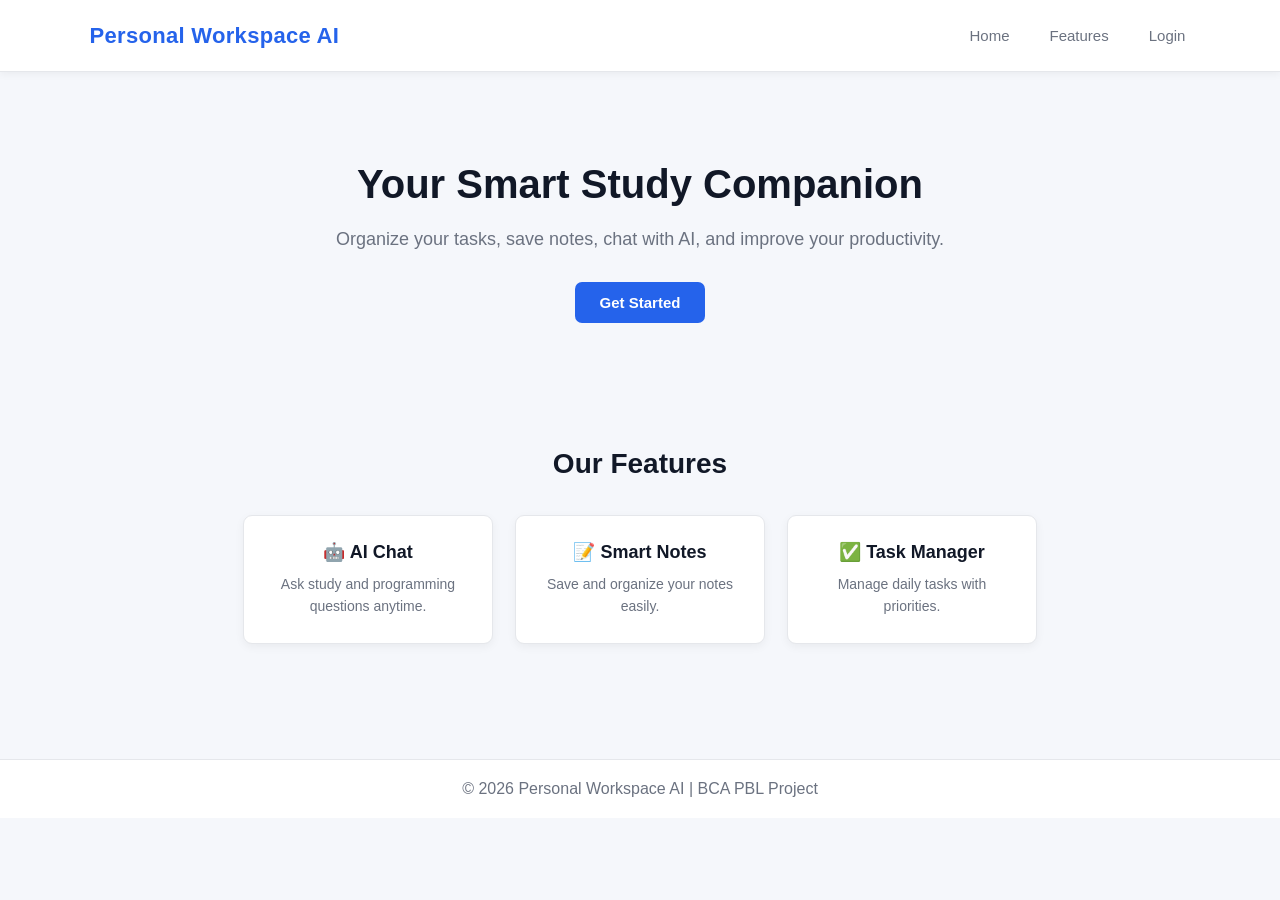
<file: frontend/index.html>
<!DOCTYPE html>
<html lang="en">

<head>
    <meta charset="UTF-8">
    <meta name="viewport" content="width=device-width, initial-scale=1.0">

    <title>Personal Workspace AI</title>

    <!-- Connect CSS File -->
    <link rel="stylesheet" href="css/style.css">
    <link rel="stylesheet" href="css/home.css">
</head>

<body>

    <!-- Navigation -->
<nav>
    <h2>Personal Workspace AI</h2>

    <ul>
        <li><a href="#">Home</a></li>
        <li><a href="#">Features</a></li>
        <li><a href="#">Login</a></li>
    </ul>
</nav>

<!-- Hero Section -->
<section class="hero">

    <h2>Your Smart Study Companion</h2>

    <p>
        Organize your tasks, save notes, chat with AI,
        and improve your productivity.
    </p>

    <a href="pages/dashboard.html" class="btn">Get Started</a>

</section>

<!-- Features Section -->
<section class="features">

    <h2>Our Features</h2>

    <div class="cards">

        <div class="card">
            <h3>🤖 AI Chat</h3>
            <p>Ask study and programming questions anytime.</p>
        </div>

        <div class="card">
            <h3>📝 Smart Notes</h3>
            <p>Save and organize your notes easily.</p>
        </div>

        <div class="card">
            <h3>✅ Task Manager</h3>
            <p>Manage daily tasks with priorities.</p>
        </div>

    </div>

</section>

<!-- Footer -->
<footer>
    <p>© 2026 Personal Workspace AI | BCA PBL Project</p>
</footer>

</body>

</html>
</file>
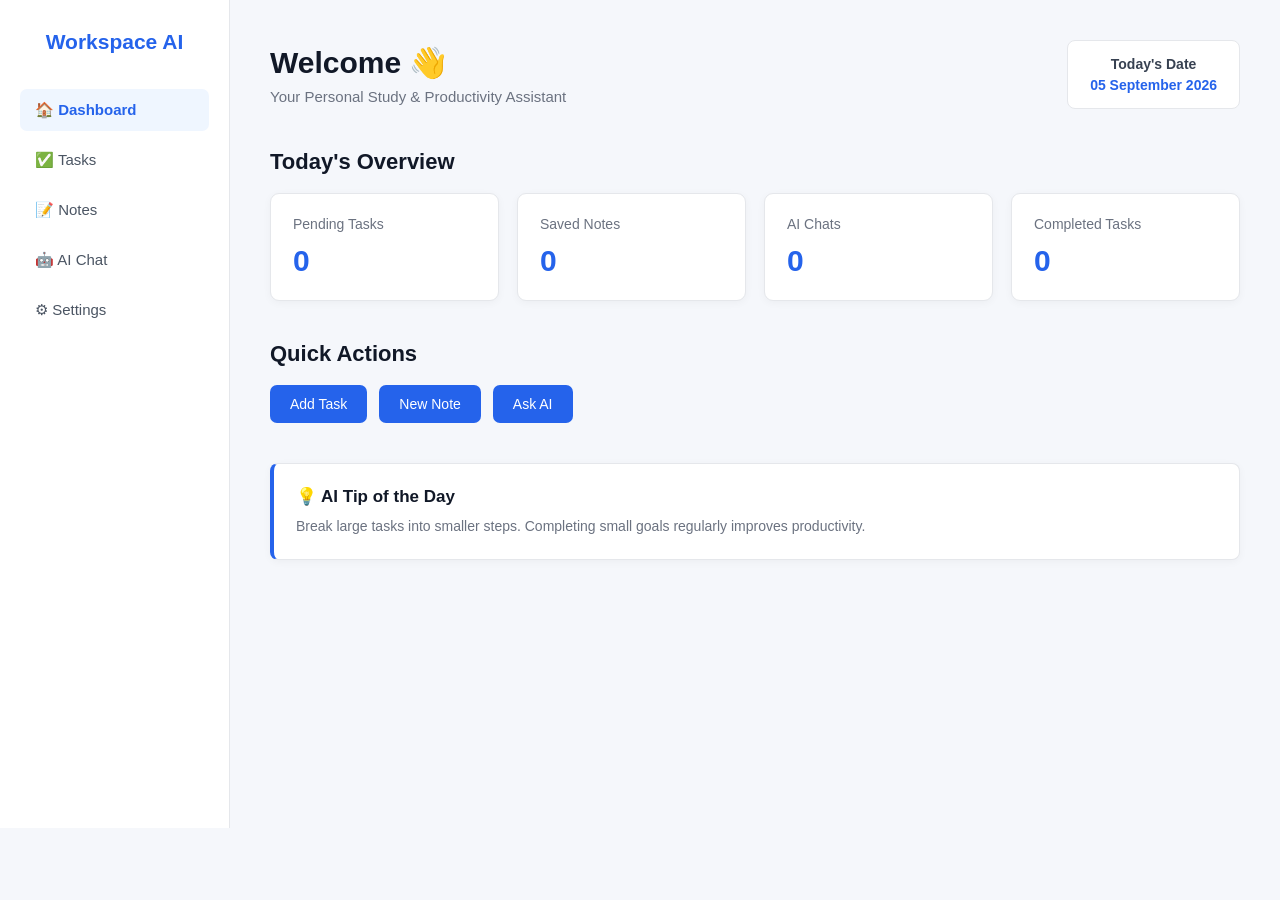
<file: frontend/pages/dashboard.html>
<!DOCTYPE html>
<html lang="en">

<head>
    <meta charset="UTF-8">
    <meta name="viewport" content="width=device-width, initial-scale=1.0">
    <title>Dashboard | Personal Workspace AI</title>

    <link rel="stylesheet" href="../css/style.css">
    <link rel="stylesheet" href="../css/dashboard.css">
</head>

<body>

<div class="dashboard">

    <!-- Sidebar -->
    <div class="sidebar">

        <h2>Workspace AI</h2>

        <ul>
            <li>🏠 Dashboard</li>
            <li>✅ Tasks</li>
            <li>📝 Notes</li>
            <li>🤖 AI Chat</li>
            <li>⚙ Settings</li>
        </ul>

    </div>

    <!-- Main Content -->

    <div class="main">

        <div class="top-bar">

            <div>
                <h1>Welcome 👋</h1>
                <p>Your Personal Study & Productivity Assistant</p>
            </div>

            <div class="date-box">
                <h3>Today's Date</h3>
                <p>05 September 2026</p>
            </div>

        </div>

        <!-- Overview -->

        <h2 class="section-title">Today's Overview</h2>

        <div class="dashboard-cards">

            <div class="dashboard-card">
                <h3>Pending Tasks</h3>
                <h1>0</h1>
            </div>

            <div class="dashboard-card">
                <h3>Saved Notes</h3>
                <h1>0</h1>
            </div>

            <div class="dashboard-card">
                <h3>AI Chats</h3>
                <h1>0</h1>
            </div>

            <div class="dashboard-card">
                <h3>Completed Tasks</h3>
                <h1>0</h1>
            </div>

        </div>

        <!-- Quick Actions -->

        <h2 class="section-title">Quick Actions</h2>

        <div class="actions">

            <button>Add Task</button>

            <button>New Note</button>

            <button>Ask AI</button>

        </div>

        <!-- AI Tip -->

        <div class="tip">

            <h3>💡 AI Tip of the Day</h3>

            <p>
                Break large tasks into smaller steps.
                Completing small goals regularly improves productivity.
            </p>

        </div>

    </div>

</div>

</body>

</html>
</file>
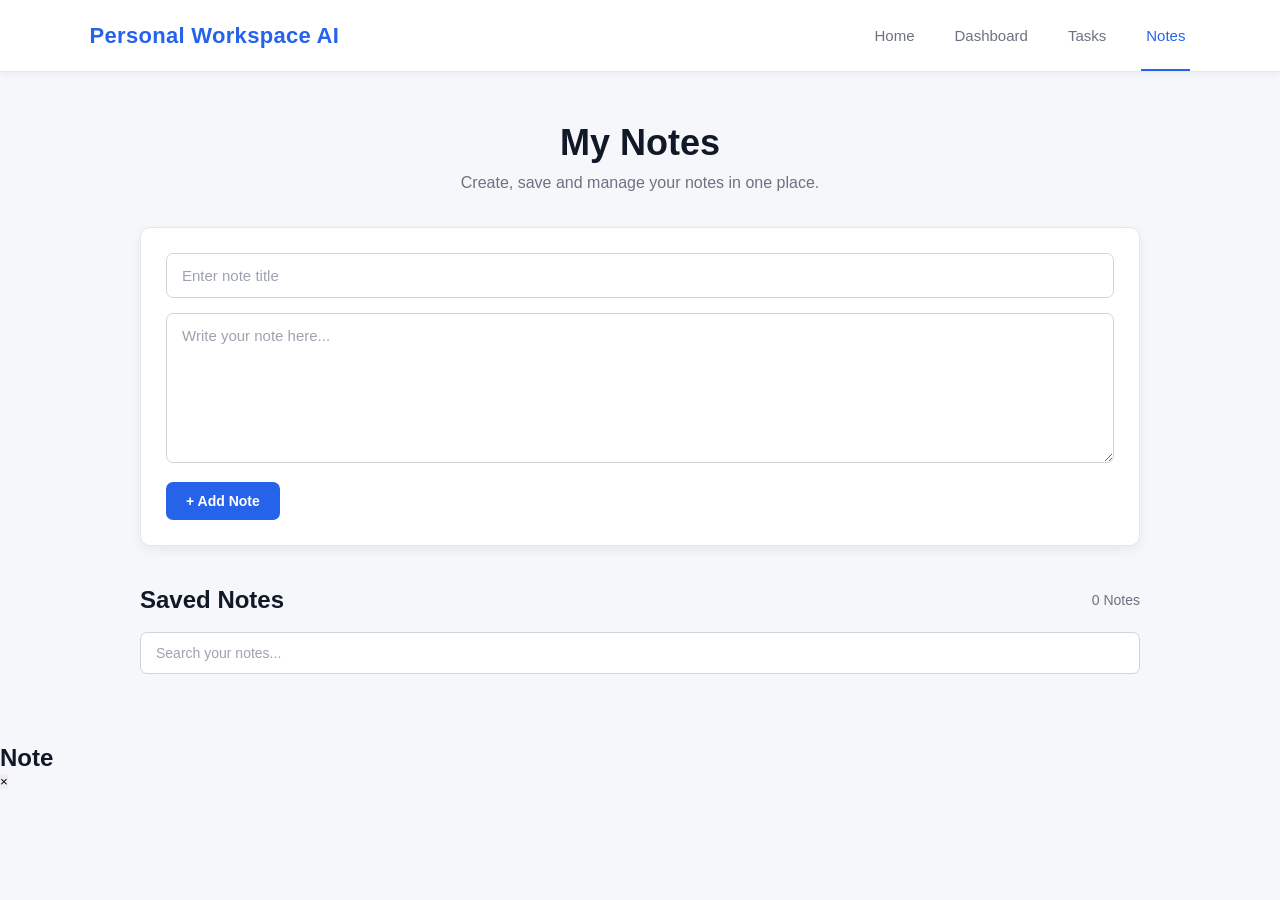
<file: frontend/pages/notes.html>
<!DOCTYPE html>
<html lang="en">

<head>
    <meta charset="UTF-8">
    <meta name="viewport" content="width=device-width, initial-scale=1.0">

    <title>Notes | Personal Workspace AI</title>

    <!-- Main CSS -->
    <link rel="stylesheet" href="../css/style.css">

    <!-- Notes CSS -->
    <link rel="stylesheet" href="../css/notes.css">
</head>

<body>

    <!-- Navigation -->
    <nav>

        <h2>Personal Workspace AI</h2>

        <ul>
            <li>
                <a href="index.html">Home</a>
            </li>

            <li>
                <a href="dashboard.html">Dashboard</a>
            </li>

            <li>
                <a href="tasks.html">Tasks</a>
            </li>

            <li>
                <a href="notes.html" class="active">Notes</a>
            </li>
        </ul>

    </nav>


    <!-- Main Notes Page -->
    <main class="notes-page">

        <!-- Page Header -->
        <div class="notes-header">

            <h1>My Notes</h1>

            <p>
                Create, save and manage your notes in one place.
            </p>

        </div>


        <!-- Add Note Box -->
        <div class="note-form">

            <input
                type="text"
                id="noteTitle"
                placeholder="Enter note title"
            >

            <textarea
                id="noteContent"
                placeholder="Write your note here..."
            ></textarea>

            <button
                class="add-note-btn"
                onclick="addNote()"
            >
                + Add Note
            </button>

        </div>


        <!-- Saved Notes -->
        <section class="saved-notes">

            <div class="section-title">

    <h2>Saved Notes</h2>

    <span class="note-count" id="noteCount">
        0 Notes
    </span>

</div>

<!-- Search Notes -->
<div class="search-notes">

    <input
        type="text"
        id="searchInput"
        placeholder="Search your notes..."
        oninput="searchNotes()"
    >

</div>


            <!-- Notes will appear here -->
            <div id="notesList">

                <!-- JavaScript will add notes here -->

            </div>

        </section>

    </main>
    
    <!-- Note Modal -->

<div id="noteModal" class="note-modal">

    <div class="note-modal-content">

        <div class="note-modal-header">

            <h2 id="modalTitle">
                Note
            </h2>

            <button
                class="close-modal-btn"
                onclick="closeNote()"
            >
                ×
            </button>

        </div>


        <div class="note-modal-body">

            <p id="modalContent"></p>

        </div>

    </div>

 </div>

    <!-- JavaScript -->
    <script src="../js/notes.js"></script>

</body>

</html>
</file>
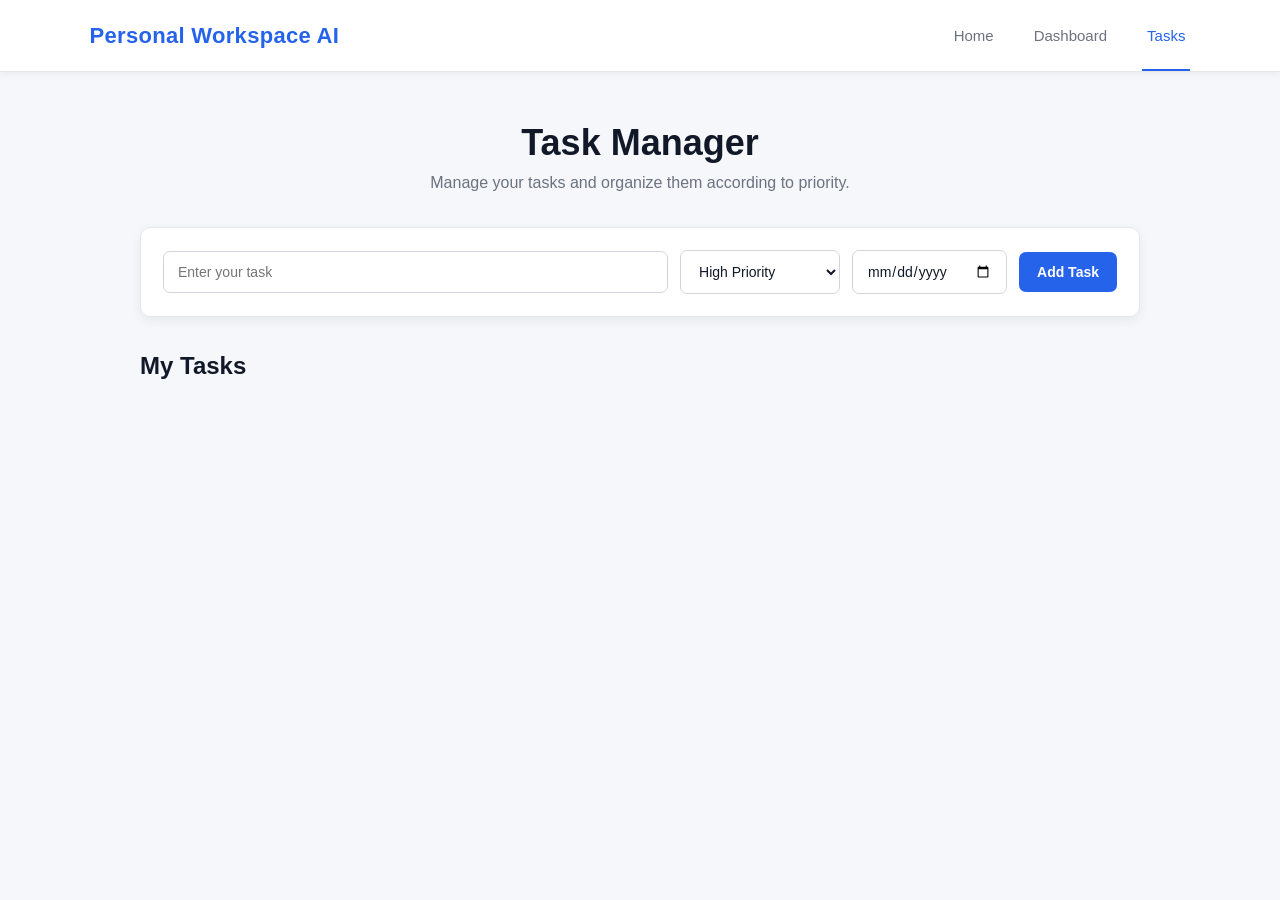
<file: frontend/pages/tasks.html>
<!DOCTYPE html>
<html lang="en">

<head>
    <meta charset="UTF-8">
    <meta name="viewport" content="width=device-width, initial-scale=1.0">

    <title>Tasks | Personal Workspace AI</title>

    <!-- Main CSS -->
    <link rel="stylesheet" href="../css/style.css">

    <!-- Task Page CSS -->
    <link rel="stylesheet" href="../css/tasks.css">
</head>

<body>

    <!-- Navigation -->
    <nav>

        <h2>Personal Workspace AI</h2>

        <ul>
            <li>
                <a href="index.html">Home</a>
            </li>

            <li>
                <a href="dashboard.html">Dashboard</a>
            </li>

            <li>
                <a href="tasks.html" class="active">Tasks</a>
            </li>
        </ul>

    </nav>


    <!-- Main Task Page -->
    <main class="task-page">


        <!-- Page Header -->
        <div class="task-header">

            <h1>Task Manager</h1>

            <p>
                Manage your tasks and organize them according to priority.
            </p>

        </div>


        <!-- Add Task Form -->
        <div class="task-form">

            <input
                type="text"
                id="taskInput"
                placeholder="Enter your task"
            >


            <select id="priorityInput">

                <option value="High">
                    High Priority
                </option>

                <option value="Medium">
                    Medium Priority
                </option>

                <option value="Low">
                    Low Priority
                </option>

            </select>


            <input
                type="date"
                id="deadlineInput"
            >


            <button
                class="add-task-btn"
                onclick="addTask()"
            >
                Add Task
            </button>

        </div>


        <!-- Tasks Section -->
        <section class="task-section">

            <h2 class="tasks-heading">
                My Tasks
            </h2>


            <!-- Tasks will be displayed here -->
            <div id="taskList">

                <!-- JavaScript will add tasks here -->

            </div>

        </section>


    </main>


    <!-- JavaScript -->
    <script src="../js/tasks.js"></script>

</body>

</html>
</file>
<file: frontend/css/style.css>
/* ================================
   GLOBAL RESET
================================ */

* {
    margin: 0;
    padding: 0;
    box-sizing: border-box;
}


/* ================================
   BODY
================================ */

body {
    font-family: Arial, sans-serif;

    background: #f5f7fb;

    color: #111827;

    min-height: 100vh;
}


/* ================================
   NAVIGATION
================================ */

nav {
    height: 72px;

    padding: 0 7%;

    display: flex;

    align-items: center;

    justify-content: space-between;

    background: #ffffff;

    border-bottom: 1px solid #e5e7eb;

    box-shadow: 0 2px 8px rgba(0, 0, 0, 0.05);
}


/* Website Name */

nav h2 {
    font-size: 22px;

    color: #2563eb;

    letter-spacing: 0.3px;
}


/* Navigation List */

nav ul {
    list-style: none;

    display: flex;

    gap: 30px;
}


/* Navigation Links */

nav ul li a {
    text-decoration: none;

    color: #6b7280;

    font-size: 15px;

    padding: 25px 5px;

    transition: 0.2s;
}


/* Hover */

nav ul li a:hover {
    color: #2563eb;
}


/* Active Page */

nav ul li a.active {
    color: #2563eb;

    border-bottom: 2px solid #2563eb;
}


/* ================================
   COMMON BUTTON
================================ */

button {
    border: none;

    cursor: pointer;

    font-family: inherit;
}


/* Don't force movement on every button */

button:hover {
    transition: 0.2s;
}


/* ================================
   INPUTS
================================ */

input,
textarea,
select {
    font-family: inherit;
}


/* ================================
   SCROLLBAR
================================ */

::-webkit-scrollbar {
    width: 8px;
}

::-webkit-scrollbar-track {
    background: #f5f7fb;
}

::-webkit-scrollbar-thumb {
    background: #cbd5e1;

    border-radius: 10px;
}

::-webkit-scrollbar-thumb:hover {
    background: #2563eb;
}


/* ================================
   MOBILE NAVIGATION
================================ */

@media (max-width: 700px) {

    nav {
        height: auto;

        padding: 18px 5%;

        flex-direction: column;

        gap: 15px;
    }

    nav ul {
        gap: 18px;

        flex-wrap: wrap;

        justify-content: center;
    }

    nav ul li a {
        padding: 5px;
    }
}
</file>
<file: frontend/css/home.css>
/* =================================
   HOME PAGE
================================= */


/* =================================
   HERO SECTION
================================= */

.hero {
    text-align: center;

    padding: 90px 20px 70px;
}

.hero h2 {
    font-size: 40px;

    color: #111827;

    margin-bottom: 18px;
}

.hero p {
    font-size: 18px;

    color: #6b7280;

    max-width: 650px;

    margin: 0 auto 28px;

    line-height: 1.6;
}


/* =================================
   MAIN BUTTON
================================= */

.btn {
    display: inline-block;

    background: #2563eb;

    color: #ffffff;

    padding: 12px 25px;

    text-decoration: none;

    border-radius: 7px;

    font-weight: 600;

    font-size: 15px;

    transition: 0.2s;
}

.btn:hover {
    background: #1d4ed8;
}


/* =================================
   FEATURES
================================= */

.features {
    text-align: center;

    padding: 55px 40px;
}

.features h2 {
    color: #111827;

    font-size: 28px;

    margin-bottom: 35px;
}


/* =================================
   FEATURE CARDS
================================= */

.cards {
    display: flex;

    justify-content: center;

    gap: 22px;

    flex-wrap: wrap;

    max-width: 1000px;

    margin: 0 auto;
}

.card {
    width: 250px;

    background: #ffffff;

    padding: 25px;

    border-radius: 9px;

    border: 1px solid #e5e7eb;

    box-shadow: 0 3px 10px rgba(0, 0, 0, 0.05);

    transition: 0.2s;
}

.card:hover {
    transform: translateY(-3px);

    box-shadow: 0 6px 15px rgba(0, 0, 0, 0.08);

    border-color: #bfdbfe;
}

.card h3 {
    color: #111827;

    font-size: 18px;

    margin-bottom: 10px;
}

.card p {
    color: #6b7280;

    font-size: 14px;

    line-height: 1.6;
}


/* =================================
   FOOTER
================================= */

footer {
    background: #ffffff;

    color: #6b7280;

    text-align: center;

    padding: 20px;

    margin-top: 60px;

    border-top: 1px solid #e5e7eb;
}


/* =================================
   MOBILE
================================= */

@media (max-width: 700px) {

    .hero {
        padding: 60px 20px 50px;
    }

    .hero h2 {
        font-size: 32px;
    }

    .hero p {
        font-size: 16px;
    }

    .features {
        padding: 40px 20px;
    }

    .card {
        width: 100%;

        max-width: 350px;
    }
}
</file>
<file: frontend/css/dashboard.css>
/* =================================
   DASHBOARD
================================= */

.dashboard {
    display: flex;

    min-height: calc(100vh - 72px);

    background: #f5f7fb;
}


/* =================================
   SIDEBAR
================================= */

.sidebar {
    width: 230px;

    background: #ffffff;

    border-right: 1px solid #e5e7eb;

    padding: 30px 20px;
}


.sidebar h2 {
    color: #2563eb;

    font-size: 21px;

    margin-bottom: 35px;

    text-align: center;
}


/* Sidebar List */

.sidebar ul {
    list-style: none;

    padding: 0;
}


.sidebar li {
    padding: 12px 15px;

    margin-bottom: 8px;

    border-radius: 7px;

    color: #4b5563;

    cursor: pointer;

    font-size: 15px;

    transition: 0.2s;
}


/* Hover */

.sidebar li:hover {
    background: #eff6ff;

    color: #2563eb;
}


/* Active Dashboard */

.sidebar li:first-child {
    background: #eff6ff;

    color: #2563eb;

    font-weight: 600;
}


/* =================================
   MAIN CONTENT
================================= */

.main {
    flex: 1;

    padding: 40px;
}


/* =================================
   TOP BAR
================================= */

.top-bar {
    display: flex;

    justify-content: space-between;

    align-items: center;

    margin-bottom: 40px;
}


.top-bar h1 {
    color: #111827;

    font-size: 30px;

    margin-bottom: 8px;
}


.top-bar p {
    color: #6b7280;

    font-size: 15px;
}


/* Date Box */

.date-box {
    background: #ffffff;

    padding: 15px 22px;

    border-radius: 8px;

    border: 1px solid #e5e7eb;

    text-align: center;
}


.date-box h3 {
    color: #374151;

    font-size: 14px;

    margin-bottom: 5px;
}


.date-box p {
    color: #2563eb;

    font-size: 14px;

    font-weight: 600;
}


/* =================================
   SECTION TITLE
================================= */

.section-title {
    color: #111827;

    font-size: 22px;

    margin-bottom: 18px;
}


/* =================================
   DASHBOARD CARDS
================================= */

.dashboard-cards {
    display: flex;

    gap: 18px;

    flex-wrap: wrap;

    margin-bottom: 40px;
}


.dashboard-card {
    flex: 1;

    min-width: 180px;

    background: #ffffff;

    padding: 22px;

    border-radius: 9px;

    border: 1px solid #e5e7eb;

    box-shadow: 0 2px 8px rgba(0, 0, 0, 0.04);

    transition: 0.2s;
}


.dashboard-card:hover {
    transform: translateY(-2px);

    border-color: #bfdbfe;
}


.dashboard-card h3 {
    color: #6b7280;

    font-size: 14px;

    font-weight: 500;

    margin-bottom: 12px;
}


.dashboard-card h1 {
    color: #2563eb;

    font-size: 30px;
}


/* =================================
   QUICK ACTIONS
================================= */

.actions {
    display: flex;

    gap: 12px;

    margin-bottom: 40px;
}


.actions button {
    padding: 11px 20px;

    border: none;

    border-radius: 7px;

    background: #2563eb;

    color: #ffffff;

    font-size: 14px;

    cursor: pointer;

    transition: 0.2s;
}


.actions button:hover {
    background: #1d4ed8;
}


/* =================================
   AI TIP
================================= */

.tip {
    background: #ffffff;

    padding: 22px;

    border: 1px solid #e5e7eb;

    border-left: 4px solid #2563eb;

    border-radius: 8px;

    box-shadow: 0 2px 8px rgba(0, 0, 0, 0.04);
}


.tip h3 {
    color: #111827;

    font-size: 17px;

    margin-bottom: 8px;
}


.tip p {
    color: #6b7280;

    font-size: 14px;

    line-height: 1.6;
}


/* =================================
   MOBILE
================================= */

@media (max-width: 800px) {

    .dashboard {
        flex-direction: column;
    }


    .sidebar {
        width: 100%;

        padding: 18px;
    }


    .sidebar h2 {
        margin-bottom: 15px;
    }


    .sidebar ul {
        display: flex;

        gap: 8px;

        flex-wrap: wrap;
    }


    .sidebar li {
        margin-bottom: 0;
    }


    .main {
        padding: 25px 20px;
    }


    .top-bar {
        flex-direction: column;

        align-items: flex-start;

        gap: 20px;
    }


    .dashboard-cards {
        flex-direction: column;
    }


    .dashboard-card {
        width: 100%;
    }


    .actions {
        flex-wrap: wrap;
    }

}
</file>
<file: frontend/css/notes.css>
/* =================================
   NOTES PAGE - WHITE & BLUE THEME
================================= */

.notes-page {
    width: 90%;
    max-width: 1000px;
    margin: 0 auto;
    padding: 50px 0;
}


/* =================================
   HEADER
================================= */

.notes-page .notes-header {
    text-align: center;
    margin-bottom: 35px;
}

.notes-page .notes-header h1 {
    font-size: 36px;
    color: #111827;
    margin-bottom: 10px;
}

.notes-page .notes-header p {
    color: #6b7280;
    font-size: 16px;
}


/* =================================
   ADD NOTE FORM
================================= */

.notes-page .note-form {
    background: #ffffff;
    padding: 25px;
    border-radius: 10px;
    border: 1px solid #e5e7eb;
    box-shadow: 0 4px 12px rgba(0, 0, 0, 0.06);
    margin-bottom: 40px;
}


/* =================================
   TITLE INPUT
================================= */

.notes-page .note-form input {
    width: 100%;
    box-sizing: border-box;

    padding: 13px 15px;

    background: #ffffff;
    color: #111827;

    border: 1px solid #d1d5db;
    border-radius: 7px;

    font-size: 15px;
    outline: none;

    margin-bottom: 15px;
}

.notes-page .note-form input::placeholder {
    color: #9ca3af;
}

.notes-page .note-form input:focus {
    border-color: #2563eb;
}


/* =================================
   NOTE CONTENT
================================= */

.notes-page .note-form textarea {
    width: 100%;
    box-sizing: border-box;

    min-height: 150px;

    padding: 13px 15px;

    background: #ffffff;
    color: #111827;

    border: 1px solid #d1d5db;
    border-radius: 7px;

    font-size: 15px;
    font-family: Arial, sans-serif;

    resize: vertical;
    outline: none;

    margin-bottom: 15px;
}

.notes-page .note-form textarea::placeholder {
    color: #9ca3af;
}

.notes-page .note-form textarea:focus {
    border-color: #2563eb;
}


/* =================================
   ADD NOTE BUTTON
================================= */

.notes-page .add-note-btn {
    background: #2563eb;
    color: #ffffff;

    border: none;
    border-radius: 7px;

    padding: 11px 20px;

    font-size: 14px;
    font-weight: 600;

    cursor: pointer;
}

.notes-page .add-note-btn:hover {
    background: #1d4ed8;
}


/* =================================
   SAVED NOTES
================================= */

.notes-page .saved-notes {
    margin-top: 20px;
}

.notes-page .section-title {
    display: flex;

    justify-content: space-between;
    align-items: center;

    margin-bottom: 18px;
}

.notes-page .section-title h2 {
    color: #111827;

    font-size: 24px;

    margin: 0;
}

.notes-page .note-count {
    color: #6b7280;

    font-size: 14px;
}


/* =================================
   SEARCH
================================= */

.notes-page .search-notes {
    margin-bottom: 20px;
}

.notes-page .search-notes input {
    width: 100%;
    box-sizing: border-box;

    padding: 12px 15px;

    background: #ffffff;
    color: #111827;

    border: 1px solid #d1d5db;
    border-radius: 7px;

    font-size: 14px;

    outline: none;
}

.notes-page .search-notes input::placeholder {
    color: #9ca3af;
}

.notes-page .search-notes input:focus {
    border-color: #2563eb;
}


/* =================================
   NOTES LIST
================================= */

.notes-page #notesList {
    display: flex;

    flex-direction: column;

    gap: 15px;
}


/* =================================
   NOTE CARD
================================= */

.notes-page #notesList .note-card {
    background: #ffffff;

    padding: 20px;

    border-radius: 9px;

    border: 1px solid #e5e7eb;
    border-left: 4px solid #2563eb;

    box-shadow: 0 3px 10px rgba(0, 0, 0, 0.05);
}


/* =================================
   NOTE TITLE
================================= */

.notes-page #notesList .note-card h3 {
    color: #111827;

    font-size: 19px;

    margin: 0 0 8px 0;
}


/* =================================
   NOTE PREVIEW
================================= */

.notes-page #notesList .note-card .note-preview {
    color: #4b5563;

    font-size: 14px;

    line-height: 1.6;

    margin: 0 0 15px 0;

    max-height: 68px;

    overflow: hidden;

    white-space: pre-wrap;
}


/* =================================
   BUTTON AREA
================================= */

.notes-page #notesList .note-buttons {
    display: flex;

    gap: 8px;
}


/* =================================
   OPEN BUTTON
================================= */

.notes-page #notesList .open-note-btn {
    background: #2563eb;

    color: #ffffff;

    border: none;

    border-radius: 6px;

    padding: 7px 14px;

    font-size: 13px;

    font-weight: 600;

    cursor: pointer;
}

.notes-page #notesList .open-note-btn:hover {
    background: #1d4ed8;
}


/* =================================
   DELETE BUTTON
================================= */

.notes-page #notesList .delete-note-btn {
    background: #ffffff;

    color: #dc2626;

    border: 1px solid #fecaca;

    border-radius: 6px;

    padding: 7px 14px;

    font-size: 13px;

    font-weight: 600;

    cursor: pointer;
}

.notes-page #notesList .delete-note-btn:hover {
    background: #fef2f2;
}


/* =================================
   EMPTY NOTES
================================= */

.notes-page .empty-notes {
    background: #ffffff;

    padding: 35px;

    border-radius: 9px;

    text-align: center;

    color: #6b7280;

    border: 1px solid #e5e7eb;
}


/* =================================
   NOTE MODAL
================================= */

.notes-page #noteModal {
    display: none;

    position: fixed;

    top: 0;
    left: 0;

    width: 100%;
    height: 100%;

    background: rgba(17, 24, 39, 0.45);

    justify-content: center;
    align-items: center;

    z-index: 9999;

    padding: 20px;

    box-sizing: border-box;
}

.notes-page #noteModal .note-modal-content {
    width: 100%;
    max-width: 650px;

    max-height: 80vh;

    background: #ffffff;

    border-radius: 10px;

    border: 1px solid #e5e7eb;

    box-shadow: 0 10px 30px rgba(0, 0, 0, 0.15);

    overflow: hidden;
}

.notes-page #noteModal .note-modal-header {
    display: flex;

    justify-content: space-between;
    align-items: center;

    padding: 18px 20px;

    border-bottom: 1px solid #e5e7eb;
}

.notes-page #noteModal .note-modal-header h2 {
    margin: 0;

    color: #111827;

    font-size: 20px;
}

.notes-page #noteModal .close-modal-btn {
    background: none;

    border: none;

    color: #6b7280;

    font-size: 26px;

    cursor: pointer;
}

.notes-page #noteModal .note-modal-body {
    padding: 20px;

    max-height: 55vh;

    overflow-y: auto;
}

.notes-page #noteModal .note-modal-body p {
    color: #374151;

    font-size: 15px;

    line-height: 1.7;

    white-space: pre-wrap;

    margin: 0;
}


/* =================================
   MOBILE
================================= */

@media (max-width: 700px) {

    .notes-page {
        width: 94%;

        padding: 35px 0;
    }

    .notes-page .notes-header h1 {
        font-size: 30px;
    }

    .notes-page .note-form {
        padding: 18px;
    }

    .notes-page .section-title {
        flex-direction: column;

        align-items: flex-start;

        gap: 8px;
    }

    .notes-page .add-note-btn {
        width: 100%;
    }

    .notes-page .note-buttons {
        flex-wrap: wrap;
    }
}
</file>
<file: frontend/css/tasks.css>
/* =================================
   TASK PAGE
================================= */

.task-page {
    width: 90%;
    max-width: 1000px;
    margin: 0 auto;
    padding: 50px 0;
}


/* =================================
   HEADER
================================= */

.task-header {
    text-align: center;
    margin-bottom: 35px;
}

.task-header h1 {
    font-size: 36px;
    color: #111827;
    margin-bottom: 10px;
}

.task-header p {
    color: #6b7280;
    font-size: 16px;
}


/* =================================
   ADD TASK FORM
================================= */

.task-form {
    background: #ffffff;

    padding: 22px;

    border-radius: 10px;

    border: 1px solid #e5e7eb;

    box-shadow: 0 4px 12px rgba(0, 0, 0, 0.06);

    display: flex;

    gap: 12px;

    align-items: center;

    margin-bottom: 35px;
}


/* =================================
   INPUTS
================================= */

.task-form input,
.task-form select {
    padding: 12px 14px;

    border: 1px solid #d1d5db;

    border-radius: 7px;

    background: #ffffff;

    color: #111827;

    font-size: 14px;

    outline: none;
}

.task-form input:focus,
.task-form select:focus {
    border-color: #2563eb;

    box-shadow: 0 0 0 2px rgba(37, 99, 235, 0.10);
}


/* Task name */

#taskInput {
    flex: 1;

    min-width: 180px;
}


/* Deadline */

#deadlineInput {
    width: 155px;
}


/* Priority */

#priorityInput {
    width: 160px;
}


/* =================================
   ADD TASK BUTTON
================================= */

.add-task-btn {
    background: #2563eb;

    color: #ffffff;

    padding: 12px 18px;

    border-radius: 7px;

    font-size: 14px;

    font-weight: 600;

    white-space: nowrap;
}

.add-task-btn:hover {
    background: #1d4ed8;
}


/* =================================
   TASK SECTION
================================= */

.task-section {
    margin-top: 20px;
}


/* =================================
   TASK HEADING
================================= */

.tasks-heading {
    color: #111827;

    font-size: 24px;

    margin-bottom: 18px;
}


/* =================================
   TASK LIST
================================= */

#taskList {
    display: flex;

    flex-direction: column;

    gap: 15px;
}


/* =================================
   TASK CARD
================================= */

.task-item {
    background: #ffffff;

    padding: 20px;

    border-radius: 9px;

    border: 1px solid #e5e7eb;

    border-left: 4px solid #2563eb;

    box-shadow: 0 3px 10px rgba(0, 0, 0, 0.05);

    display: flex;

    justify-content: space-between;

    align-items: center;

    gap: 20px;

    transition: 0.2s;
}

.task-item:hover {
    border-color: #bfdbfe;

    border-left-color: #2563eb;

    box-shadow: 0 5px 14px rgba(0, 0, 0, 0.08);
}


/* =================================
   TASK INFORMATION
================================= */

.task-info {
    flex: 1;
}

.task-info h3 {
    color: #111827;

    font-size: 18px;

    margin-bottom: 8px;
}

.task-info p {
    color: #6b7280;

    font-size: 14px;

    margin: 4px 0;
}

.task-info strong {
    color: #374151;
}


/* =================================
   TASK BUTTONS
================================= */

.task-buttons {
    display: flex;

    gap: 8px;

    flex-shrink: 0;
}


/* Complete */

.complete-btn {
    background: #2563eb;

    color: #ffffff;

    padding: 8px 14px;

    border-radius: 6px;

    font-size: 13px;

    font-weight: 600;
}

.complete-btn:hover {
    background: #1d4ed8;
}


/* Completed */

.completed-btn {
    background: #dcfce7;

    color: #166534;

    padding: 8px 14px;

    border-radius: 6px;

    font-size: 13px;

    font-weight: 600;

    cursor: default;
}


/* Delete */

.delete-btn {
    background: #ffffff;

    color: #dc2626;

    border: 1px solid #fecaca;

    padding: 8px 14px;

    border-radius: 6px;

    font-size: 13px;

    font-weight: 600;
}

.delete-btn:hover {
    background: #fef2f2;

    border-color: #fca5a5;
}


/* =================================
   COMPLETED TASK
================================= */

.task-item.completed {
    opacity: 0.75;

    border-left-color: #22c55e;
}

.task-item.completed .task-info h3 {
    text-decoration: line-through;

    color: #6b7280;
}


/* =================================
   EMPTY TASK MESSAGE
================================= */

.no-tasks {
    background: #ffffff;

    padding: 35px;

    border-radius: 9px;

    text-align: center;

    color: #6b7280;

    border: 1px solid #e5e7eb;
}


/* =================================
   MOBILE
================================= */

@media (max-width: 750px) {

    .task-page {
        width: 94%;

        padding: 35px 0;
    }

    .task-header h1 {
        font-size: 30px;
    }

    .task-form {
        flex-direction: column;

        align-items: stretch;
    }

    #taskInput,
    #priorityInput,
    #deadlineInput {
        width: 100%;
    }

    .add-task-btn {
        width: 100%;
    }

    .task-item {
        flex-direction: column;

        align-items: flex-start;
    }

    .task-buttons {
        width: 100%;
    }

    .task-buttons button {
        flex: 1;
    }
}
</file>
